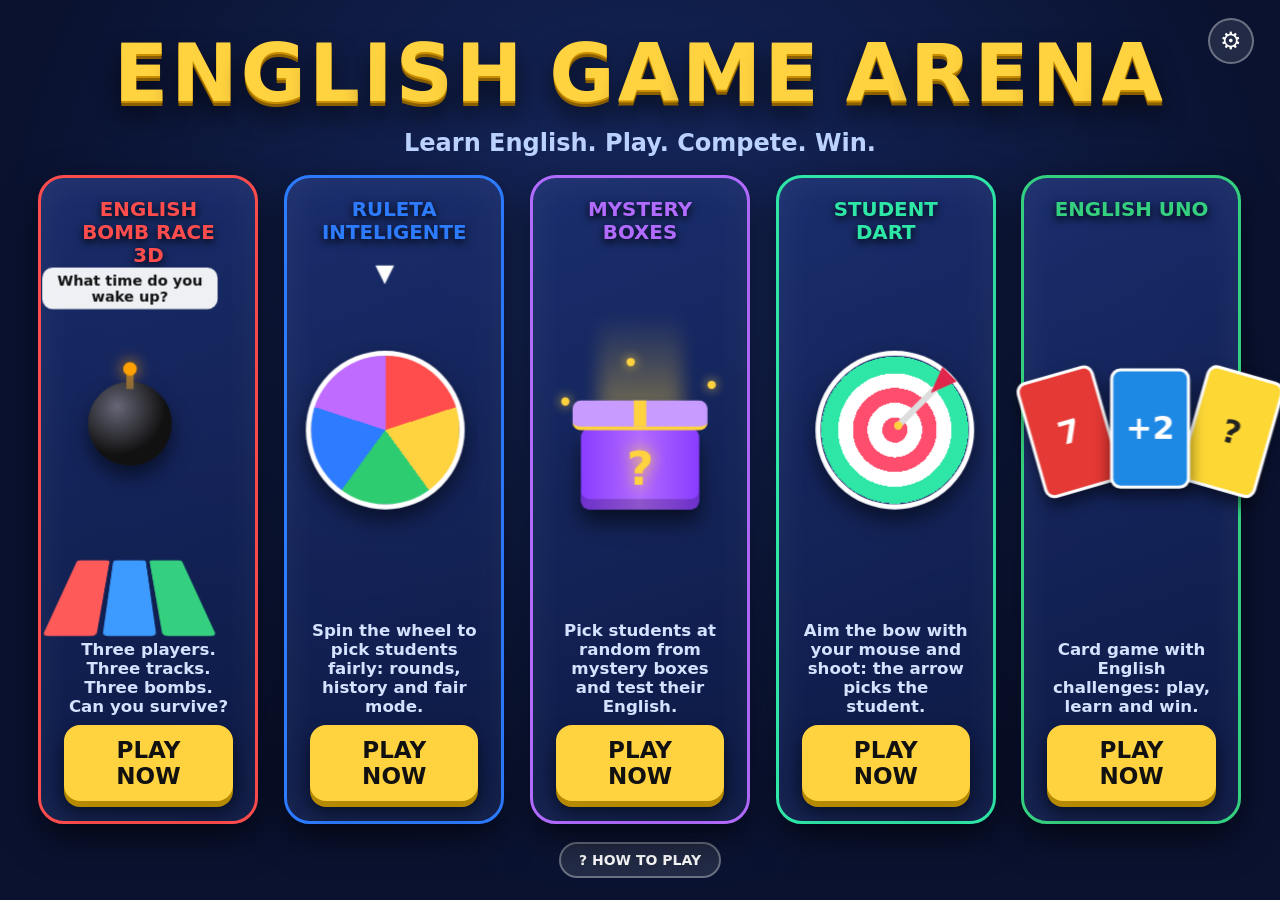
<file: index.html>
<!DOCTYPE html>
<html lang="en"><head><meta charset="utf-8"><title>English Game Arena</title>
<meta name="viewport" content="width=device-width, initial-scale=1">
<link rel="stylesheet" href="menu/menu.css"></head>
<body>
<div id="bg" aria-hidden="true"></div>
<main id="stage">
  <header><h1 id="title" aria-label="English Game Arena">ENGLISH GAME ARENA</h1><p class="tag">Learn English. Play. Compete. Win.</p></header>
  <section id="cards" aria-label="Games"></section>
  <footer><button class="chip" id="howBtn">? HOW TO PLAY</button></footer>
</main>
<button class="gear" id="gearBtn" aria-label="Settings">⚙</button>
<div class="modal" id="howModal" hidden><div class="box"><h2>HOW TO PLAY</h2><div id="howBody"></div><button class="play" data-close>GOT IT</button></div></div>
<div class="modal" id="setModal" hidden><div class="box"><h2>SETTINGS</h2>
  <label class="row"><span>Sound</span><button class="chip" id="sndBtn">ON</button></label>
  <label class="row"><span>Volume</span><input type="range" id="vol" min="0" max="1" step=".05"></label>
  <p class="note">Shared with English Bomb Race 3D.</p><button class="play" data-close>CLOSE</button></div></div>
<div id="veil"><div id="veilName"></div></div>
<script src="menu/games.js"></script>
<script src="menu/menu.js"></script>
</body></html>
</file>
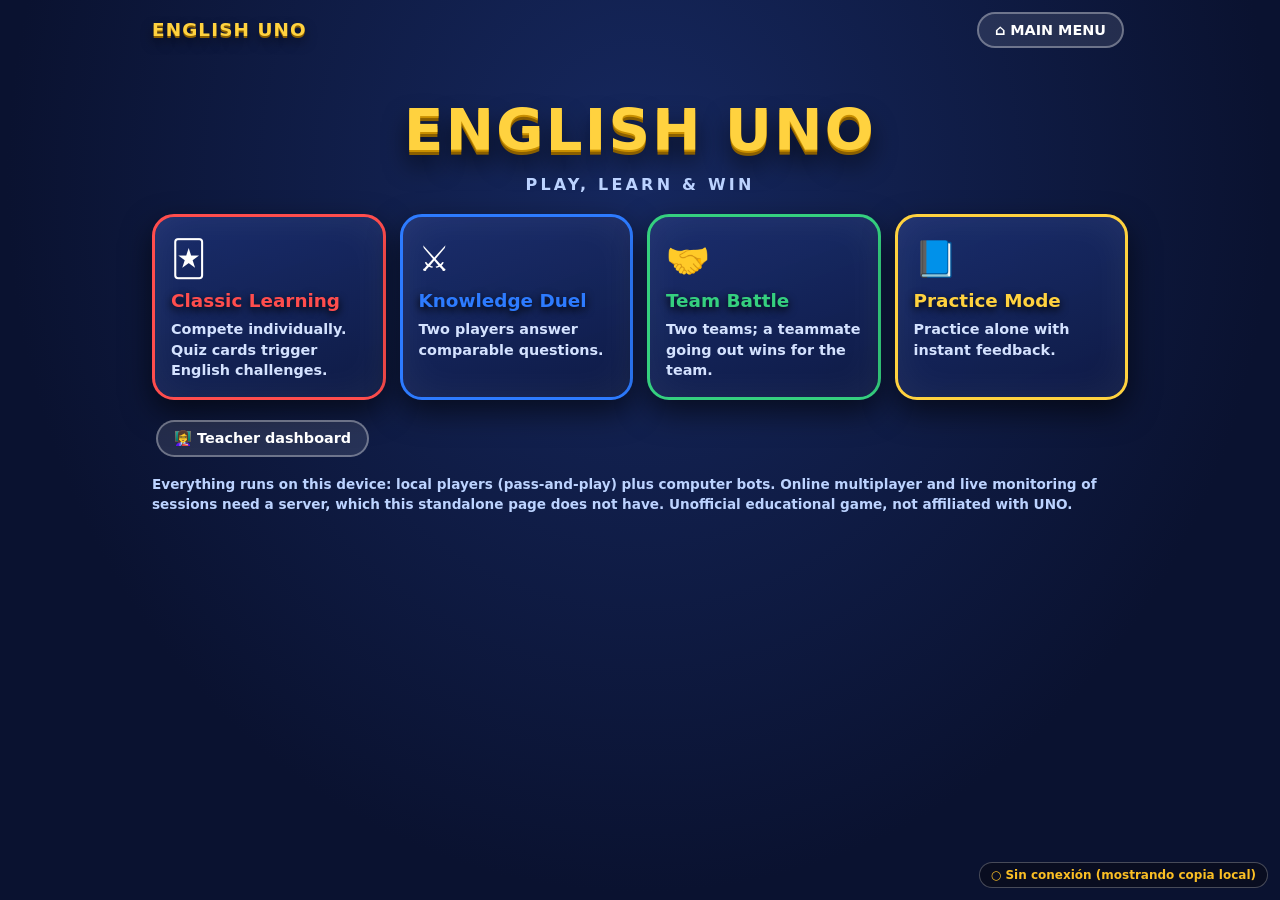
<file: games/english-uno/index.html>
<!DOCTYPE html><html lang="en"><head><meta charset="utf-8"><meta name="viewport" content="width=device-width, initial-scale=1, viewport-fit=cover"><title>English UNO — Play, Learn & Win</title>
<link rel="icon" href="data:image/svg+xml,%3Csvg xmlns='http://www.w3.org/2000/svg' viewBox='0 0 100 100'%3E%3Ctext y='.9em' font-size='90'%3E🃏%3C/text%3E%3C/svg%3E">
<style>
:root{--bg1:#16285f;--bg2:#0a1230;--fg:#fff;--pn:#16275f;--bd:#ffffff33;--ac:#2d7bff;--y:#ffd23f;--g:#35d07f;--r:#ff4d4d}
*{box-sizing:border-box}
html{scroll-padding-top:env(safe-area-inset-top,0px);background:var(--bg2)}
body{margin:0;min-height:100vh;padding-top:env(safe-area-inset-top,0px);padding-bottom:env(safe-area-inset-bottom,0px);color:var(--fg);background:radial-gradient(ellipse at 50% 20%,var(--bg1),var(--bg2) 70%) fixed;font:700 16px/1.45 system-ui,-apple-system,"Segoe UI",Roboto,Arial,sans-serif}
:focus-visible{outline:3px solid var(--y);outline-offset:2px}
.wrap{max-width:1000px;margin:0 auto;padding:12px}
header{display:flex;justify-content:space-between;align-items:center;flex-wrap:wrap;gap:6px;padding:8px 12px;max-width:1000px;margin:0 auto}
header b{font-size:1.15rem;letter-spacing:.06em;color:var(--y);text-shadow:0 2px 0 #8a5f00,0 6px 12px #0008}
h1{font-size:clamp(2rem,8vw,3.6rem);margin:.3em 0 0;text-align:center;letter-spacing:.04em;color:var(--y);text-shadow:0 2px 0 #c98f00,0 5px 0 #8a5f00,0 14px 24px #000a}
h2{color:var(--y);margin:.2em 0 .4em}h3{color:#bcd3ff;margin:.8em 0 .3em}
.sub{text-align:center;font-weight:800;letter-spacing:.2em;margin:0 0 18px;color:#bcd3ff}
.grid{display:grid;grid-template-columns:repeat(auto-fit,minmax(220px,1fr));gap:14px;margin-bottom:16px}
.mode{--mc:var(--y);background:linear-gradient(160deg,#1b2f70e6,#0e1a45f2);border:3px solid var(--mc);border-radius:22px;padding:16px;text-align:left;color:#fff;font:inherit;cursor:pointer;display:flex;flex-direction:column;gap:4px;box-shadow:0 12px 30px #0009,inset 0 0 40px #ffffff10;transition:transform .2s,box-shadow .2s}
.mode:hover,.mode:focus-visible{transform:translateY(-6px) scale(1.02);box-shadow:0 20px 40px #000b,0 0 32px var(--mc)}
.mode span{font-size:2.2rem}.mode b{color:var(--mc);font-size:1.15rem;text-shadow:0 3px 8px #000}.mode small{color:#d4e2ff;font-weight:600;font-size:.9rem}
.btn{background:var(--y);color:#111;border:0;border-radius:14px;padding:10px 18px;font:900 1rem system-ui,-apple-system,"Segoe UI",Arial,sans-serif;cursor:pointer;margin:4px;box-shadow:0 5px 0 #b58900,0 8px 14px #0008;transition:transform .15s,box-shadow .15s}
.btn:hover{transform:translateY(-2px);box-shadow:0 7px 0 #b58900,0 0 22px #ffd23f88}
.btn:active{transform:translateY(4px);box-shadow:0 1px 0 #b58900}
.btn.ghost{background:#ffffff1a;color:#fff;border:2px solid #ffffff55;box-shadow:none;border-radius:99px;padding:8px 16px;font-weight:800;font-size:.9rem}
.btn.ghost:hover{background:#ffffff33;transform:none;box-shadow:none}
.btn.red{background:var(--r);color:#fff;box-shadow:0 5px 0 #a01f1f,0 8px 14px #0008}
.btn.red:hover{box-shadow:0 7px 0 #a01f1f,0 0 22px #ff4d4d88}
.btn:disabled{opacity:.45;cursor:not-allowed}
.note{font-size:.85rem;font-weight:600;color:#bcd3ff}
.panel{background:linear-gradient(160deg,#1b2f70e6,#0e1a45f2);border:2px solid #ffffff33;border-radius:22px;padding:16px;margin:10px 0;box-shadow:0 14px 36px #0009,inset 0 0 40px #ffffff10}
label{display:block;font-weight:700;margin:8px 0 3px;color:#dbe7ff}
input,select,textarea{font:600 1rem system-ui,-apple-system,"Segoe UI",Arial,sans-serif;padding:9px 12px;border:2px solid #fff5;border-radius:12px;background:#0006;color:#fff;width:100%;max-width:520px}
select option{background:#16275f;color:#fff}
input::placeholder,textarea::placeholder{color:#9fb0e0}
input[type=checkbox]{width:auto;accent-color:var(--y)}.chk{display:inline-flex;gap:6px;align-items:center;margin:3px 10px 3px 0;font-weight:600}
.opps{display:flex;gap:8px;flex-wrap:wrap;justify-content:center}
.op{background:#ffffff14;border:2px solid #ffffff33;border-radius:14px;padding:6px 10px;min-width:92px;text-align:center;font-size:.85rem}
.op.on{border-color:var(--y);box-shadow:0 0 0 3px #ffd23f55,0 0 18px #ffd23f66}
.table{background:radial-gradient(circle,#1f7a4d,#145536);border:3px solid #ffffff33;border-radius:24px;padding:18px 10px;margin:12px 0;display:flex;gap:16px;justify-content:center;align-items:center;flex-wrap:wrap;color:#fff;box-shadow:0 14px 36px #0009,inset 0 0 40px #0004}
.status{text-align:center;font-weight:700;min-height:2.6em;color:#dbe7ff}
.card{width:64px;height:96px;border-radius:10px;border:3px solid #fff;color:#fff;font-weight:800;display:inline-flex;align-items:center;justify-content:center;font-size:1.5rem;margin:3px;cursor:pointer;box-shadow:0 3px 8px #0004;transition:transform .15s;animation:pop .3s}
.card i{font-style:normal;background:#fff3;border-radius:50%;width:42px;height:42px;display:flex;align-items:center;justify-content:center}
.red{background:#e53935}.blue{background:#1e88e5}.green{background:#43a047}.yellow{background:#fdd835;color:#222}.wild{background:conic-gradient(#e53935 0 25%,#1e88e5 0 50%,#43a047 0 75%,#fdd835 0)}
.hand .card:not(.pl){opacity:.55}.hand .card.pl:hover{transform:translateY(-12px)}.pile{background:#222}
.cc{width:28px;height:28px;border-radius:50%;border:3px solid #fff}
@keyframes pop{from{transform:scale(.6);opacity:0}}
.ov{position:fixed;inset:0;background:#050a1ccc;display:flex;align-items:center;justify-content:center;padding:12px;z-index:9;overflow:auto}
.dlg{background:var(--pn);border:3px solid var(--y);border-radius:22px;padding:20px;max-width:560px;width:100%;max-height:100%;overflow:auto;color:#dbe7ff;box-shadow:0 20px 50px #000b;animation:pop .3s both}
.opt{display:block;width:100%;text-align:left;margin:6px 0;padding:10px 14px;border:2px solid #ffffff44;border-radius:12px;background:#ffffff14;color:#fff;font:700 1rem system-ui,-apple-system,"Segoe UI",Arial,sans-serif;cursor:pointer}
.opt:hover{border-color:var(--y);background:#ffffff26}
.chip{display:inline-block;padding:6px 12px;margin:3px;border:2px solid var(--ac);border-radius:20px;background:#ffffff14;color:#fff;font:700 1rem system-ui,-apple-system,"Segoe UI",Arial,sans-serif;cursor:pointer}
.chip:hover{background:#2d7bff44}
.bar{height:8px;background:#ffffff22;border-radius:4px;overflow:hidden}.bar div{height:100%;background:var(--g);transition:width .25s linear}
.good{color:var(--g);font-weight:800}.bad{color:#ff7b7b;font-weight:800}
.tb{width:100%;border-collapse:collapse;font-size:.9rem}.tb td,.tb th{border-bottom:1px solid #ffffff22;padding:5px;text-align:left}.tb th{color:var(--y)}
.tbx{overflow-x:auto}#toast{position:fixed;left:50%;bottom:24px;transform:translateX(-50%);background:#050a1cf0;color:#fff;border:2px solid var(--y);padding:8px 16px;border-radius:20px;z-index:20;display:none;max-width:90%;box-shadow:0 8px 24px #000a}
@media(max-width:560px){.card{width:52px;height:78px;font-size:1.2rem}.card i{width:34px;height:34px}}
@media(prefers-reduced-motion:reduce){*{animation:none!important;transition:none!important}}

</style></head><body><div id="app"></div><div id="toast" role="status" aria-live="polite"></div>
<script src="../../shared/participants-db.js"></script>
<script>
'use strict';
const COLORS=['red','blue','green','yellow'],CATS=['Vocabulary','Grammar','Verb Tenses','Spelling','Sentence Building','Reading Comprehension','Everyday English','Phrasal Verbs'];
const LV=['','Beginner','Elementary','Intermediate','Advanced'],TY={mc:'Multiple choice',tf:'True / False',fill:'Fill in the blank',build:'Sentence building',short:'Short answer'};
const $=id=>document.getElementById(id),rnd=n=>Math.floor(Math.random()*n),shuf=a=>{a=[...a];for(let i=a.length-1;i>0;i--){const j=rnd(i+1);[a[i],a[j]]=[a[j],a[i]]}return a};
const esc=s=>String(s).replace(/[&<>"']/g,c=>({'&':'&amp;','<':'&lt;','>':'&gt;','"':'&quot;',"'":'&#39;'}[c]));
const norm=s=>String(s).toLowerCase().replace(/[’‘]/g,"'").replace(/[^a-z0-9' ]/g,' ').replace(/\s+/g,' ').trim();
const BANK=[
[0,1,'mc',"What is the opposite of 'hot'?",['cold','warm','big','fast'],'cold'],
[0,2,'mc',"Which word means 'very tired'?",['exhausted','excited','enormous','anxious'],'exhausted'],
[0,2,'tf',"'Enormous' means very big.",0,'True'],
[0,3,'mc',"'Reluctant' means...",['unwilling','eager','careful','wealthy'],'unwilling'],
[0,4,'mc',"Which phrase is closest in meaning to 'ubiquitous'?",['found everywhere','very rare','extremely old','hard to see'],'found everywhere'],
[1,1,'mc','She ___ a student.',['is','are','am','be'],'is'],
[1,1,'short',"What is the plural of 'child'?",0,'children'],
[1,2,'fill','There ___ two apples on the table. (is / are)',0,'are'],
[1,2,'tf',"'He don't like coffee' is grammatically correct.",0,'False'],
[1,3,'mc','If I ___ you, I would study more.',['were','am','will be','have been'],'were'],
[1,4,'mc','Hardly ___ the room when the phone rang.',['had she entered','she had entered','did she entered','she entered'],'had she entered'],
[2,1,'fill','Yesterday I ___ (go) to school.',0,'went'],
[2,2,'mc','They ___ TV right now.',['are watching','watch','watched','have watching'],'are watching'],
[2,2,'tf',"'I have seen him yesterday' is correct English.",0,'False'],
[2,3,'fill','She ___ (live) in Lima since 2015. Use the present perfect.',0,'has lived'],
[2,4,'mc','By next June, he ___ here for ten years.',['will have worked','will work','has worked','works'],'will have worked'],
[3,1,'mc','Choose the correct spelling.',['friend','freind','frend','friand'],'friend'],
[3,2,'mc','Choose the correct spelling.',['necessary','neccessary','necesary','necessery'],'necessary'],
[3,3,'short',"Spell the word: a place where books are kept (starts with L).",0,'library'],
[3,4,'mc','Choose the correct spelling.',['accommodation','acommodation','accomodation','acommodatoin'],'accommodation'],
[4,1,'build','Put the words in the correct order.',0,'I like pizza.'],
[4,2,'build','Put the words in the correct order.',0,'She is reading a book.'],
[4,3,'build','Put the words in the correct order.',0,'We have lived here for five years.'],
[4,4,'build','Put the words in the correct order.',0,'Had I known earlier, I would have helped you.'],
[5,1,'tf',"Read: 'Tom has a dog named Max. Max is brown.' — Max is brown.",0,'True'],
[5,2,'mc',"Read: 'Ana wakes up at 6, runs for 30 minutes, and then has breakfast.' What does Ana do after running?",['Has breakfast','Wakes up','Goes to school','Sleeps'],'Has breakfast'],
[5,3,'tf',"Read: 'Although it rained, the match went ahead.' — The match was cancelled.",0,'False'],
[5,4,'mc',"Read: 'The proposal, albeit ambitious, lacked funding.' What is the main problem?",['Not enough money','It was too small','Nobody read it','It was illegal'],'Not enough money'],
[6,1,'mc','How do you greet someone at 9 a.m.?',['Good morning','Good night','Goodbye','See you'],'Good morning'],
[6,2,'mc','At a restaurant: "___ I have the menu, please?"',['Can','Do','Are','Is'],'Can'],
[6,2,'short','Complete: Nice to ___ you. (first meeting)',0,'meet'],
[6,3,'mc',"Before your exam someone says 'Break a leg!' It means...",['Good luck','Be careful','Run away',"I'm angry"],'Good luck'],
[6,4,'mc',"'It's not my cup of tea' means...",["I don't really like it",'It is too hot','I want some tea','It is expensive'],"I don't really like it"],
[7,1,'fill','Turn ___ the lights when you leave. (on / off)',0,'off'],
[7,2,'mc',"'Give up' means...",['stop trying','start','win','give a gift'],'stop trying'],
[7,3,'mc',"I can't find my keys. I need to ___ them.",['look for','look after','look up','look into'],'look for'],
[7,3,'short','Complete: Can you pick me ___ at the station?',0,'up'],
[7,4,'mc','The meeting was ___ because of the storm.',['called off','called on','called at','called in'],'called off']];
const DEF={cats:[...CATS],lv:[1,2,3,4],timer:20,pts:10,rew:1,pen:2,hand:7,quiz:true};
let DB;try{DB=JSON.parse(localStorage.getItem('eu_v1'))}catch(e){DB=null}
if(!DB||!Array.isArray(DB.B)||!DB.cfg)DB={B:BANK.map((r,i)=>({id:i+1,c:CATS[r[0]],l:r[1],t:r[2],q:r[3],o:r[4]||null,a:r[5]})),R:[],cfg:{...DEF}};
DB.R=DB.R||[];const save=()=>{try{localStorage.setItem('eu_v1',JSON.stringify(DB))}catch(e){}};
let S={scr:'menu',tab:'set'},G=null,Q=null,P=null,D=null;const used=new Set();
function toast(m){const t=$('toast');t.textContent=m;t.style.display='block';clearTimeout(toast.h);toast.h=setTimeout(()=>t.style.display='none',2600)}
const err=m=>{toast(m);return false};
/* ---------- questions ---------- */
function pick(cat,lv,ex){const c=DB.cfg;let pool=DB.B.filter(q=>c.cats.includes(q.c)&&c.lv.includes(q.l)&&(!cat||q.c===cat)&&(!lv||q.l===lv)&&q.id!==ex);
 if(!pool.length)return null;let f=pool.filter(q=>!used.has(q.id));if(!f.length){pool.forEach(q=>used.delete(q.id));f=pool}
 const q=f[rnd(f.length)];used.add(q.id);return q}
function check(q,g){if(q.t==='mc'||q.t==='tf')return g===q.a;if(q.t==='build')return norm(g)===norm(q.a);return q.a.split('|').map(norm).includes(norm(g))}
function ask(name,q,cb,pr){if(Q)clearInterval(Q.t);const t=DB.cfg.timer,w=q.t==='build'?q.a.split(/\s+/):null;let ord=w?w.map((_,i)=>i):null;
 if(ord){for(let k=0;k<5;k++){ord=shuf(ord);if(ord.some((v,i)=>v!==i))break}}
 Q={q,name,cb,pr,done:false,sel:[],w,ord,opts:q.t==='mc'?shuf(q.o):q.t==='tf'?['True','False']:null,dl:t?Date.now()+t*1000:0};
 if(t)Q.t=setInterval(()=>{if(!Q||Q.done)return;const l=Math.max(0,Q.dl-Date.now()),e=$('tm');if(e)e.firstChild.style.width=(l/(t*10))+'%';if(e)e.nextSibling.textContent=Math.ceil(l/1000)+'s';if(l<=0)submit(null)},250);
 render()}
function submit(g){if(!Q||Q.done)return;Q.done=true;clearInterval(Q.t);const q=Q.q;Q.to=g===null;Q.ok=!Q.to&&check(q,g);
 DB.R.push({d:Date.now(),p:Q.name,c:q.c,l:q.l,ok:Q.ok});if(DB.R.length>3000)DB.R.shift();save();render()}
/* ---------- engine ---------- */
const topC=()=>G.disc[G.disc.length-1],next=(i,s=0)=>{const n=G.players.length;return(((i+G.dir*(1+s))%n)+n)%n};
const SYM={S:'⊘',R:'⇄','+2':'+2',W:'★','+4':'+4',Q:'?'},NM={S:'Skip',R:'Reverse','+2':'Draw Two',W:'Wild','+4':'Wild Draw Four',Q:'Quiz'};
const lab=c=>(c.c==='wild'?'':c.c+' ')+(NM[c.v]||c.v),face=c=>SYM[c.v]||c.v;
function mkDeck(quiz){let id=0;const d=[],add=(c,v)=>d.push({id:id++,c,v});
 COLORS.forEach(c=>{add(c,'0');for(let n=1;n<=9;n++){add(c,''+n);add(c,''+n)}['S','R','+2'].forEach(v=>{add(c,v);add(c,v)});if(quiz){add(c,'Q');add(c,'Q')}});
 for(let i=0;i<4;i++){add('wild','W');add('wild','+4')}return shuf(d)}
function newGame(players,team){let draw=mkDeck(DB.cfg.quiz);players.forEach((p,i)=>{p.hand=draw.splice(0,DB.cfg.hand);p.uno=false;p.pts=0;p.team=team?(i%2?'B':'A'):null});
 let t;do{t=draw.shift();if(!/^\d$/.test(t.v)){draw.push(t);draw=shuf(draw);t=null}}while(!t);
 G={players,draw,disc:[t],cur:0,dir:1,color:t.c,phase:'turn',drawn:null,msg:'Game started. Match the color, number or symbol.',ready:false,over:null,team,stall:0};
 S.scr='game';render();botTick()}
function drawCards(p,n){let got=0;for(let k=0;k<n;k++){if(!G.draw.length&&G.disc.length>1){const t=G.disc.pop();G.draw=shuf(G.disc);G.disc=[t]}if(!G.draw.length)break;p.hand.push(G.draw.pop());got++}return got}
function ok(c,p){if(c.v==='W')return true;if(c.v==='+4')return!p.hand.some(h=>h!==c&&h.c===G.color);return c.c===G.color||c.v===topC().v}
function go(i){G.cur=i;G.phase='turn';G.drawn=null;G.ready=false;render();botTick()}
function play(i,cid,col){
 if(!G||G.phase!=='turn'||i!==G.cur)return err('It is not your turn.');
 const p=G.players[i],k=p.hand.findIndex(c=>c.id===cid);if(k<0)return err('That card is not in your hand.');const c=p.hand[k];
 if(G.drawn!==null&&G.drawn!==cid)return err('Play the card you drew, or pass.');
 if(!ok(c,p))return err(c.v==='+4'?'Wild Draw Four is only legal if you have no card of the current color.':'That card does not match.');
 if(c.c==='wild'&&!COLORS.includes(col))return err('Choose a color.');
 p.hand.splice(k,1);G.disc.push(c);G.color=c.c==='wild'?col:c.c;G.drawn=null;G.stall=0;
 if(!p.hand.length){p.uno=false;return win(i)}
 let m=p.name+' played '+lab(c)+(c.c==='wild'?' → '+col:'');
 if(p.hand.length===1&&!p.uno){drawCards(p,2);m+=' — forgot to say UNO! +2 cards'}else if(p.hand.length===1)m+=' — UNO!';
 p.uno=false;const np=G.players.length;let t=next(i);
 if(c.v==='R'){G.dir*=-1;t=np===2?i:next(i)}
 else if(c.v==='S'){m+=' — '+G.players[t].name+' is skipped';t=next(i,1)}
 else if(c.v==='+2'||c.v==='+4'){const n=c.v==='+2'?2:4;drawCards(G.players[t],n);m+=' — '+G.players[t].name+' draws '+n;t=next(i,1)}
 G.msg=m;if(c.v==='Q'){G.phase='quiz';quiz(i,t)}else go(t);return true}
function quiz(i,t){const p=G.players[i],q=pick(),c=DB.cfg;if(!q){G.msg+=' — no questions available, challenge skipped';return go(t)}
 const fin=r=>{if(r){p.pts+=c.pts;drawCards(G.players[t],c.rew);G.msg=p.name+' answered correctly! '+G.players[t].name+' draws '+c.rew}else{drawCards(p,c.pen);G.msg=p.name+' missed the challenge and draws '+c.pen}go(t)};
 if(p.bot)fin(Math.random()<[0,.9,.75,.6,.45][q.l]);else ask(p.name,q,fin)}
function drawAction(i){if(!G||G.phase!=='turn'||i!==G.cur)return err('It is not your turn.');if(G.drawn!==null)return err('You already drew. Play that card or pass.');
 const p=G.players[i];p.uno=false;if(!drawCards(p,1)){G.msg='The draw pile is empty. Turn passes.';G.stall++;
  if(G.stall>=G.players.length){let b=0;G.players.forEach((x,j)=>{if(x.hand.length<G.players[b].hand.length)b=j});return win(b,true)}return go(next(i))}
 G.stall=0;const c=p.hand[p.hand.length-1];if(ok(c,p)){G.drawn=c.id;G.msg=p.name+' drew a playable card';render()}else{G.msg=p.name+' drew a card';go(next(i))}return true}
function pass(i){if(!G||G.phase!=='turn'||i!==G.cur||G.drawn===null)return err('You can only pass after drawing.');G.msg=G.players[i].name+' passed';go(next(i))}
const val=c=>/^\d$/.test(c.v)?+c.v:c.c==='wild'?50:20;
function win(i,stale){const w=G.players[i];let sum=0;G.players.forEach(p=>{if(!G.team||p.team!==w.team)sum+=p.hand.reduce((a,c)=>a+val(c),0)});w.pts+=sum;G.phase='over';G.over={w:i,stale};render()}
function botTick(){const g=G,i=G.cur;if(g.phase!=='turn'||!g.players[i].bot)return;setTimeout(()=>{if(G===g&&g.phase==='turn'&&g.cur===i&&S.scr==='game')botMove(i)},900)}
function botMove(i){const p=G.players[i];let pl=p.hand.filter(c=>ok(c,p));
 if(!pl.length){drawAction(i);if(!G||G.cur!==i||G.phase!=='turn'||G.drawn===null)return;pl=p.hand.filter(c=>c.id===G.drawn&&ok(c,p));if(!pl.length)return pass(i)}
 const nw=pl.filter(c=>c.c!=='wild'),src=nw.length?nw:pl,c=src[rnd(src.length)],cnt={};
 p.hand.forEach(h=>{if(h.c!=='wild')cnt[h.c]=(cnt[h.c]||0)+1});const col=Object.keys(cnt).sort((a,b)=>cnt[b]-cnt[a])[0]||COLORS[rnd(4)];
 if(p.hand.length===2)p.uno=true;play(i,c.id,col)}
/* ---------- views ---------- */
const cardH=(c,a='')=>`<button class="card ${c.c}" ${a} aria-label="${lab(c)}"><i>${face(c)}</i></button>`;
const ARENA='../../index.html?back=english-uno',armed=()=>!!S.arm&&Date.now()-S.arm<2500;
function hdr(){return`<header><b>ENGLISH UNO</b><span>${S.scr==='menu'?'':'<button class="btn ghost" data-act="menu">☰ Menu</button>'}<button class="btn ghost" data-act="arena">${armed()?'SURE? CLICK AGAIN':'⌂ MAIN MENU'}</button></span></header>`}
function menu(){return`<main class="wrap"><h1>ENGLISH UNO</h1><p class="sub">PLAY, LEARN &amp; WIN</p><div class="grid">${[['classic','🃏','Classic Learning','Compete individually. Quiz cards trigger English challenges.','#ff4d4d'],['duel','⚔️','Knowledge Duel','Two players answer comparable questions.','#2d7bff'],['team','🤝','Team Battle','Two teams; a teammate going out wins for the team.','#35d07f'],['practice','📘','Practice Mode','Practice alone with instant feedback.','#ffd23f']].map(m=>`<button class="mode" style="--mc:${m[4]}" data-act="mode" data-m="${m[0]}"><span>${m[1]}</span><b>${m[2]}</b><small>${m[3]}</small></button>`).join('')}</div>
<button class="btn ghost" data-act="teacher">👩‍🏫 Teacher dashboard</button>
<p class="note">Everything runs on this device: local players (pass-and-play) plus computer bots. Online multiplayer and live monitoring of sessions need a server, which this standalone page does not have. Unofficial educational game, not affiliated with UNO.</p></main>`}
function setup(){const m=S.m,tt={classic:'Classic Learning',duel:'Knowledge Duel',team:'Team Battle',practice:'Practice Mode'}[m];let f='';
 const arenaStudents=window.ArenaDB?ArenaDB.list():[];
 const chips=arenaStudents.length?`<div style="margin:8px 0;max-width:520px"><small style="color:var(--y);display:block;margin-bottom:4px">👥 Students from Arena (click to add):</small><div style="display:flex;gap:4px;flex-wrap:wrap">${arenaStudents.slice(0,12).map(s=>`<button type="button" class="btn ghost" style="padding:2px 8px;font-size:12px;margin:2px" data-act="pickName" data-name="${esc(s.name)}">+ ${esc(s.name)}</button>`).join('')}</div></div>`:'';
 if(m==='duel')f=`<label for="n1">Player 1</label><input id="n1" maxlength="14" value="Player 1"><label for="n2">Player 2</label><input id="n2" maxlength="14" value="Player 2">${chips}`;
 else if(m==='practice')f=`<label for="n1">Your name</label><input id="n1" maxlength="14" value="Student">${chips}`;
 else f=`<label for="names">Human players (comma-separated, up to 10)</label><input id="names" value="${arenaStudents.length?esc(arenaStudents.slice(0,3).map(s=>s.name).join(', ')):'Player 1'}"><label for="bots">Computer bots (0–9)</label><input id="bots" type="number" min="0" max="9" value="${m==='team'?3:2}">${chips}<p class="note">${m==='team'?'Team Battle needs at least 4 players in total (teams A/B alternate).':'Total players: 2–10. With several humans, pass the device when asked.'}</p>`;
 return`<main class="wrap"><div class="panel"><h2>${tt}</h2>${f}<p class="note">Questions use the teacher's settings: ${DB.cfg.cats.length} categories, levels ${DB.cfg.lv.map(l=>LV[l]).join(', ')}, timer ${DB.cfg.timer?DB.cfg.timer+'s':'off'}.</p><button class="btn" data-act="start">Start</button></div></main>`}
function game(){const g=G,cp=g.players[g.cur],hum=g.players.filter(p=>!p.bot),v=hum.length===1?hum[0]:(!cp.bot&&g.ready?cp:null),vi=g.players.indexOf(v);
 const can=g.phase==='turn'&&!cp.bot&&v===cp,t=topC();
 const opps=g.players.map((p,i)=>i===vi?'':`<div class="op ${i===g.cur?'on':''}"><b>${esc(p.name)}</b>${p.team?' · Team '+p.team:''}<br>🂠 ${p.hand.length} · ${p.pts} pts</div>`).join('');
 const hand=v?v.hand.map(c=>cardH(c,`data-act="play" data-id="${c.id}"${can&&ok(c,v)?'':' aria-disabled="true"'}`).replace('class="card','class="card '+(can&&ok(c,v)?'pl':'')) ).join(''):'';
 const cur=g.phase==='over'?'':!cp.bot&&!v&&g.phase==='turn'?`<div class="panel" style="text-align:center">Pass the device to <b>${esc(cp.name)}</b><br><button class="btn" data-act="ready">I'm ${esc(cp.name)} — show my cards</button></div>`:'';
 return`<main class="wrap game"><div class="opps" aria-label="Players">${opps}</div>
<div class="table"><button class="card pile" data-act="draw" aria-label="Draw a card (${g.draw.length} left)"${can?'':' disabled'}>${g.draw.length}</button><div class="card ${t.c}" aria-label="Top card: ${lab(t)}"><i>${face(t)}</i></div><div><div class="cc ${g.color}" role="img" aria-label="Current color ${g.color}"></div><small>${g.color}</small></div></div>
<div class="status" aria-live="polite">${g.phase==='over'?'':'Turn: <b>'+esc(cp.name)+'</b> '+(g.dir>0?'↻':'↺')+' · '}${esc(g.msg)}</div>${cur}
${v?`<div style="text-align:center"><b>${esc(v.name)}'s hand</b> (${v.hand.length})${can&&v.hand.length<=2?' <button class="btn" data-act="uno">UNO!</button>':''}${can&&g.drawn!==null?' <button class="btn ghost" data-act="pass">Pass</button>':''}</div><div class="hand" style="text-align:center">${hand}</div>`:''}</main>`}
function prac(){return`<main class="wrap"><div class="panel"><h2>Practice Mode</h2><p>Answered: <b>${P.n}</b> · Correct: <b>${P.ok}</b></p><button class="btn" data-act="pnext">Next question</button></div></main>`}
function pres(){return`<main class="wrap"><div class="panel"><h2>Practice summary</h2><p>${P.ok} correct out of ${P.n} (${P.n?Math.round(P.ok/P.n*100):0}%).</p><button class="btn" data-act="mode" data-m="practice">Practice again</button></div></main>`}
function duel(){return`<main class="wrap"><div class="panel"><h2>Knowledge Duel</h2><p>Round ${Math.min(D.r+1,D.total)} of ${D.total}</p><p>${esc(D.n[0])}: <b>${D.s[0]}</b> · ${esc(D.n[1])}: <b>${D.s[1]}</b></p></div></main>`}
function dres(){const w=D.s[0]===D.s[1]?'It is a tie!':esc(D.n[D.s[0]>D.s[1]?0:1])+' wins!';return`<main class="wrap"><div class="panel"><h2>${w}</h2><p>${esc(D.n[0])}: ${D.s[0]} · ${esc(D.n[1])}: ${D.s[1]}</p><button class="btn" data-act="mode" data-m="duel">Rematch</button></div></main>`}
function overlays(){let h='';
 if(S.gate)h+=`<div class="ov" role="dialog" aria-modal="true"><div class="dlg" style="text-align:center"><h2>${esc(S.gate.t)}</h2><button class="btn" data-act="go">Start</button></div></div>`;
 else if(Q)h+=qModal();
 else if(S.pick!=null)h+=`<div class="ov" role="dialog" aria-modal="true"><div class="dlg" style="text-align:center"><h2>Choose a color</h2>${COLORS.map(c=>`<button class="card ${c}" data-act="col" data-c="${c}" aria-label="${c}"><i></i></button>`).join('')}<br><button class="btn ghost" data-act="nocol">Cancel</button></div></div>`;
 else if(G&&G.over){const o=G.over,w=G.players[o.w],ps=[...G.players].sort((a,b)=>b.pts-a.pts);let tm='';
  if(G.team){const s={A:0,B:0};G.players.forEach(p=>s[p.team]+=p.pts);tm=`<p>Team A: <b>${s.A}</b> · Team B: <b>${s.B}</b></p>`}
  h+=`<div class="ov" role="dialog" aria-modal="true"><div class="dlg"><h2>🏆 ${esc(w.name)}${G.team?' (Team '+w.team+')':''} wins!</h2>${o.stale?'<p class="note">No cards left to draw — the player with the fewest cards wins.</p>':''}${tm}<table class="tb"><tr><th>Player</th><th>Points</th></tr>${ps.map(p=>`<tr><td>${esc(p.name)}</td><td>${p.pts}</td></tr>`).join('')}</table><button class="btn" data-act="again">Play again</button><button class="btn ghost" data-act="menu">Menu</button></div></div>`}
 return h}
function qModal(){const q=Q.q;let b='';
 if(!Q.done){if(q.t==='mc'||q.t==='tf')b=Q.opts.map((o,i)=>`<button class="opt" data-act="ans" data-i="${i}">${esc(o)}</button>`).join('');
  else if(q.t==='build')b=`<div style="min-height:44px;border:2px dashed var(--bd);border-radius:10px;padding:4px">${Q.sel.map(j=>`<button class="chip" data-act="rem" data-j="${j}">${esc(Q.w[j])}</button>`).join('')}</div><div>${Q.ord.filter(j=>!Q.sel.includes(j)).map(j=>`<button class="chip" data-act="add" data-j="${j}">${esc(Q.w[j])}</button>`).join('')}</div><button class="btn" data-act="bsub">Check</button>`;
  else b=`<input id="ai" autocomplete="off" aria-label="Your answer"><button class="btn" data-act="sub">Check</button>`}
 else b=`<p class="${Q.ok?'good':'bad'}">${Q.ok?'✅ Correct!':Q.to?'⏰ Time is up.':'❌ Not quite.'}</p>${Q.ok?'':`<p>Correct answer: <b>${esc(q.a.replace(/\|/g,' / '))}</b></p>`}<button class="btn" data-act="cont">Continue</button>${Q.pr?'<button class="btn ghost" data-act="stop">Finish practice</button>':''}`;
 return`<div class="ov" role="dialog" aria-modal="true" aria-label="English challenge"><div class="dlg"><small>${esc(Q.name)} · ${esc(q.c)} · ${LV[q.l]} · ${TY[q.t]}</small>${DB.cfg.timer&&!Q.done?`<div class="bar" id="tm"><div style="width:100%"></div></div><small>${DB.cfg.timer}s</small>`:''}<h2 style="font-size:1.2rem">${esc(q.q)}</h2>${b}</div></div>`}
/* ---------- teacher ---------- */
const chk=(id,on,t)=>`<label class="chk"><input type="checkbox" id="${id}" ${on?'checked':''}>${esc(t)}</label>`,num=(id,t,v,mn,mx)=>`<label for="${id}">${t}</label><input id="${id}" type="number" min="${mn}" max="${mx}" value="${v}">`;
function teacher(){const c=DB.cfg,tabs=[['set','Settings'],['qs','Questions'],['res','Results']];let b='';
 if(S.tab==='set')b=`<div class="panel"><h3>Categories</h3>${CATS.map((x,i)=>chk('c'+i,c.cats.includes(x),x)).join('')}<h3>Difficulty</h3>${[1,2,3,4].map(l=>chk('l'+l,c.lv.includes(l),LV[l])).join('')}<h3>Rules</h3>${chk('quiz',c.quiz,'Enable educational (Quiz) cards')}${num('timer','Timer per question in seconds (0 = off)',c.timer,0,300)}${num('pts','Points per correct answer',c.pts,0,100)}${num('rew','Correct answer: next player draws (cards)',c.rew,0,4)}${num('pen','Wrong answer: you draw (cards)',c.pen,0,6)}${num('hand','Starting hand size (5–10)',c.hand,5,10)}<br><button class="btn" data-act="saveset">Save settings</button></div>`;
 else if(S.tab==='qs'){const e=S.edit,eq=e&&e!=='new'?DB.B.find(x=>x.id===e):null,f=eq||{c:CATS[0],l:1,t:'mc',q:'',o:[],a:''};
  const form=e?`<div class="panel"><h3>${eq?'Edit':'New'} question</h3><label for="qc">Category</label><select id="qc">${CATS.map(x=>`<option ${x===f.c?'selected':''}>${x}</option>`).join('')}</select><label for="ql">Level</label><select id="ql">${[1,2,3,4].map(l=>`<option value="${l}" ${l===f.l?'selected':''}>${LV[l]}</option>`).join('')}</select><label for="qt">Type</label><select id="qt">${Object.keys(TY).map(t=>`<option value="${t}" ${t===f.t?'selected':''}>${TY[t]}</option>`).join('')}</select><label for="qq">Question text</label><textarea id="qq">${esc(f.q)}</textarea><label for="qo">Options (multiple choice only, comma-separated, must include the answer)</label><input id="qo" value="${esc((f.o||[]).join(', '))}"><label for="qa">Answer (True/False, text, or full sentence for building; use | for alternatives)</label><input id="qa" value="${esc(f.a)}"><br><button class="btn" data-act="qsave">Save</button><button class="btn ghost" data-act="qcancel">Cancel</button></div>`:'';
  const rows=[...DB.B].sort((a,b)=>CATS.indexOf(a.c)-CATS.indexOf(b.c)||a.l-b.l).map(x=>`<tr><td>${esc(x.c)}</td><td>${LV[x.l]}</td><td>${TY[x.t]}</td><td>${esc(x.q.slice(0,60))}</td><td><button class="btn ghost" data-act="qedit" data-id="${x.id}">Edit</button><button class="btn red" data-act="qdel" data-id="${x.id}">${S.cf==='d'+x.id?'Sure?':'Delete'}</button></td></tr>`).join('');
  b=`${form}<button class="btn" data-act="qnew">+ Add question</button><button class="btn red" data-act="qreset">${S.cf==='qr'?'Sure? Restore default bank':'Restore default bank'}</button><p class="note">${DB.B.length} questions. Correct answers are stored in this browser; they are only revealed to students after they submit, but this standalone page cannot hide them from someone inspecting the page.</p><div class="tbx"><table class="tb"><tr><th>Category</th><th>Level</th><th>Type</th><th>Question</th><th></th></tr>${rows}</table></div>`}
 else{const by=(k)=>{const m={};DB.R.forEach(r=>{const x=m[r[k]]||(m[r[k]]={n:0,ok:0});x.n++;if(r.ok)x.ok++});return Object.entries(m)};
  const tb=(a,h)=>`<div class="tbx"><table class="tb"><tr><th>${h}</th><th>Answered</th><th>Correct</th><th>Accuracy</th><th>Score</th></tr>${a.map(([k,x])=>`<tr><td>${esc(k)}</td><td>${x.n}</td><td>${x.ok}</td><td>${Math.round(x.ok/x.n*100)}%</td><td>${x.ok*c.pts}</td></tr>`).join('')||'<tr><td colspan=5>No results yet.</td></tr>'}</table></div>`;
  b=`<div class="panel"><h3>By student</h3>${tb(by('p'),'Student')}<h3>By category</h3>${tb(by('c'),'Category')}<button class="btn red" data-act="rclear">${S.cf==='rc'?'Sure? Clear results':'Clear results'}</button><p class="note">Results are stored only in this browser. Score = correct answers × points per answer. Bot answers are not recorded.</p></div>`}
 return`<main class="wrap"><h2>Teacher dashboard</h2><div>${tabs.map(t=>`<button class="btn ${S.tab===t[0]?'':'ghost'}" data-act="tab" data-t="${t[0]}">${t[1]}</button>`).join('')}</div>${b}<p class="note">No login: anyone using this device can open this dashboard (real authorization needs a backend).</p></main>`}
/* ---------- render & actions ---------- */
function render(){$('app').innerHTML=hdr()+({menu,setup,game,teacher,practice:prac,pres,duel,dres}[S.scr]||menu)()+overlays();const e=$('ai');if(e&&Q&&!Q.done)e.focus()}
const v_=id=>($(id)?$(id).value:'');
const A={
arena:(d,b)=>{const busy=(G&&G.phase!=='over')||!!Q||S.scr==='duel'||S.scr==='practice';
 if(busy&&!armed()){S.arm=Date.now();if(b)b.textContent='SURE? CLICK AGAIN';setTimeout(()=>{if(!armed()){const e=document.querySelector('[data-act="arena"]');if(e)e.textContent='⌂ MAIN MENU'}},2600);return}
 if(Q)clearInterval(Q.t);location.href=ARENA},
mode:d=>{S.m=d.m;S.scr='setup';render()},
teacher:()=>{S.scr='teacher';render()},tab:d=>{S.tab=d.t;S.edit=null;S.cf=null;render()},
menu:()=>{if(Q)clearInterval(Q.t);Q=null;G=null;S.gate=null;S.pick=null;S.scr='menu';render()},
start:()=>{const m=S.m,bn=['Robo','Pixel','Nova','Byte','Zed','Echo','Milo','Luna','Sky'];
 if(m==='practice'||m==='duel'){const ns=m==='duel'?[v_('n1').trim(),v_('n2').trim()]:[v_('n1').trim()];
  if(ns.some(n=>!n))return err('Please enter all names.');if(m==='duel'&&norm(ns[0])===norm(ns[1]))return err('Names must be different.');
  if(!DB.B.some(q=>DB.cfg.cats.includes(q.c)&&DB.cfg.lv.includes(q.l)))return err('No questions match the current settings. Ask your teacher to adjust them.');
  if(m==='practice'){P={name:ns[0],n:0,ok:0};S.scr='practice';render();return A.pnext()}
  D={n:ns,s:[0,0],r:0,total:5};S.scr='duel';render();return dstep()}
 const hs=v_('names').split(',').map(s=>s.trim()).filter(Boolean),nb=Math.floor(+v_('bots'));
 if(!hs.length)return err('Enter at least one player name.');if(hs.some(n=>n.length>14))return err('Names can have at most 14 characters.');
 if(new Set(hs.map(norm)).size!==hs.length)return err('Player names must be different.');if(!(nb>=0&&nb<=9))return err('Bots must be between 0 and 9.');
 const tot=hs.length+nb;if(tot<2||tot>10)return err('You need 2–10 players in total.');if(m==='team'&&tot<4)return err('Team Battle needs at least 4 players.');
 newGame([...hs.map(n=>({name:n,bot:false})),...Array.from({length:nb},(_,i)=>({name:bn[i]+' (bot)',bot:true}))],m==='team')},
play:d=>{if(!G||G.phase!=='turn')return;const cp=G.players[G.cur],hum=G.players.filter(p=>!p.bot);if(cp.bot||(hum.length>1&&!G.ready))return;
 const c=cp.hand.find(x=>x.id==d.id);if(!c)return;if(!ok(c,cp))return err('That card does not match.');if(G.drawn!==null&&G.drawn!==c.id)return err('Play the card you drew, or pass.');
 if(c.c==='wild'){S.pick=c.id;render()}else play(G.cur,c.id)},
col:d=>{const id=S.pick;S.pick=null;if(id==null||!G)return render();play(G.cur,id,d.c)||render()},nocol:()=>{S.pick=null;render()},
draw:()=>{if(G&&!G.players[G.cur].bot)drawAction(G.cur)},pass:()=>{if(G&&!G.players[G.cur].bot)pass(G.cur)},
uno:()=>{if(G&&G.phase==='turn'&&!G.players[G.cur].bot){G.players[G.cur].uno=true;toast('UNO!')}},
ready:()=>{G.ready=true;render()},again:()=>{const ps=G.players.map(p=>({name:p.name,bot:p.bot}));newGame(ps,G.team)},
ans:d=>{if(Q&&Q.opts)submit(Q.opts[+d.i])},sub:()=>{const v=v_('ai').trim();if(!v)return err('Type an answer first.');submit(v)},
add:d=>{if(Q&&!Q.done&&!Q.sel.includes(+d.j)){Q.sel.push(+d.j);render()}},rem:d=>{if(Q&&!Q.done){Q.sel=Q.sel.filter(j=>j!==+d.j);render()}},
bsub:()=>{if(!Q.sel.length)return err('Add some words first.');submit(Q.sel.map(j=>Q.w[j]).join(' '))},
cont:()=>{if(!Q||!Q.done)return;const c=Q.cb,r=Q.ok;Q=null;c(r)},
stop:()=>{if(Q)clearInterval(Q.t);Q=null;S.scr='pres';render()},go:()=>{const g=S.gate;S.gate=null;g.cb()},
pnext:()=>{const q=pick();if(!q){S.scr='pres';render();return err('No questions match the current settings.')}ask(P.name,q,r=>{P.n++;if(r)P.ok++;render();A.pnext()},1)},
saveset:()=>{const cats=CATS.filter((_,i)=>$('c'+i).checked),lv=[1,2,3,4].filter(l=>$('l'+l).checked),n=(id,a,b)=>Math.min(b,Math.max(a,Math.floor(+v_(id))||0));
 if(!cats.length||!lv.length)return err('Select at least one category and one level.');
 DB.cfg={cats,lv,quiz:$('quiz').checked,timer:n('timer',0,300),pts:n('pts',0,100),rew:n('rew',0,4),pen:n('pen',0,6),hand:n('hand',5,10)};save();
 toast(DB.B.some(q=>cats.includes(q.c)&&lv.includes(q.l))?'Settings saved.':'Saved, but no questions match these filters!')},
qnew:()=>{S.edit='new';render()},qedit:d=>{S.edit=+d.id;render()},qcancel:()=>{S.edit=null;render()},
qsave:()=>{const t=v_('qt'),q=v_('qq').trim();let a=v_('qa').trim(),o=null;if(!q)return err('Write the question.');if(!a)return err('Write the answer.');
 if(t==='mc'){o=[...new Set(v_('qo').split(',').map(s=>s.trim()).filter(Boolean))];if(o.length<2)return err('Multiple choice needs at least 2 options.');if(!o.includes(a))return err('The answer must be one of the options.')}
 if(t==='tf'){a=norm(a)==='true'?'True':norm(a)==='false'?'False':'';if(!a)return err('Answer must be True or False.')}
 if(t==='build'&&a.split(/\s+/).length<2)return err('The sentence needs at least 2 words.');
 const r={c:v_('qc'),l:+v_('ql'),t,q,o,a};if(S.edit==='new')DB.B.push({id:Math.max(0,...DB.B.map(x=>x.id))+1,...r});else{const x=DB.B.find(x=>x.id===S.edit);if(x)Object.assign(x,r)}
 save();S.edit=null;render();toast('Question saved.')},
qdel:d=>{if(S.cf!=='d'+d.id){S.cf='d'+d.id;return render()}DB.B=DB.B.filter(x=>x.id!==+d.id);S.cf=null;save();render()},
qreset:()=>{if(S.cf!=='qr'){S.cf='qr';return render()}DB.B=BANK.map((r,i)=>({id:i+1,c:CATS[r[0]],l:r[1],t:r[2],q:r[3],o:r[4]||null,a:r[5]}));S.cf=null;save();render()},
rclear:()=>{if(S.cf!=='rc'){S.cf='rc';return render()}DB.R=[];S.cf=null;save();render()},
pickName:d=>{
 const n=d.name;if(!n)return;
 if($('names')){
  let cur=$('names').value.split(',').map(s=>s.trim()).filter(Boolean);
  if(cur.length===1&&cur[0].toLowerCase().startsWith('player'))cur=[n];
  else if(!cur.includes(n))cur.push(n);
  $('names').value=cur.slice(0,10).join(', ');
 }else if($('n1')&&($('n1').value==='Player 1'||$('n1').value==='Student')){$('n1').value=n}
 else if($('n2')&&$('n2').value==='Player 2'){$('n2').value=n}
}};
function gate(t,cb){S.gate={t,cb};render()}
function dstep(){if(D.r>=D.total){S.scr='dres';return render()}const q1=pick();if(!q1){S.scr='menu';render();return err('No questions match the current settings.')}
 const q2=pick(q1.c,q1.l,q1.id)||pick(null,null,q1.id)||q1;
 gate(D.n[0]+', your question (round '+(D.r+1)+'/'+D.total+')',()=>ask(D.n[0],q1,a=>{if(a)D.s[0]++;
  gate(D.n[1]+', your question',()=>ask(D.n[1],q2,b=>{if(b)D.s[1]++;D.r++;dstep()}))}))}
document.addEventListener('click',e=>{const b=e.target.closest('[data-act]');if(!b||b.disabled)return;try{A[b.dataset.act]&&A[b.dataset.act](b.dataset,b)}catch(x){toast('Something went wrong: '+x.message)}});
document.addEventListener('keydown',e=>{if(e.key==='Enter'&&e.target.id==='ai')A.sub()});
if(window.ArenaDB)ArenaDB.mountBadge();
render();
</script></body></html>
</file>
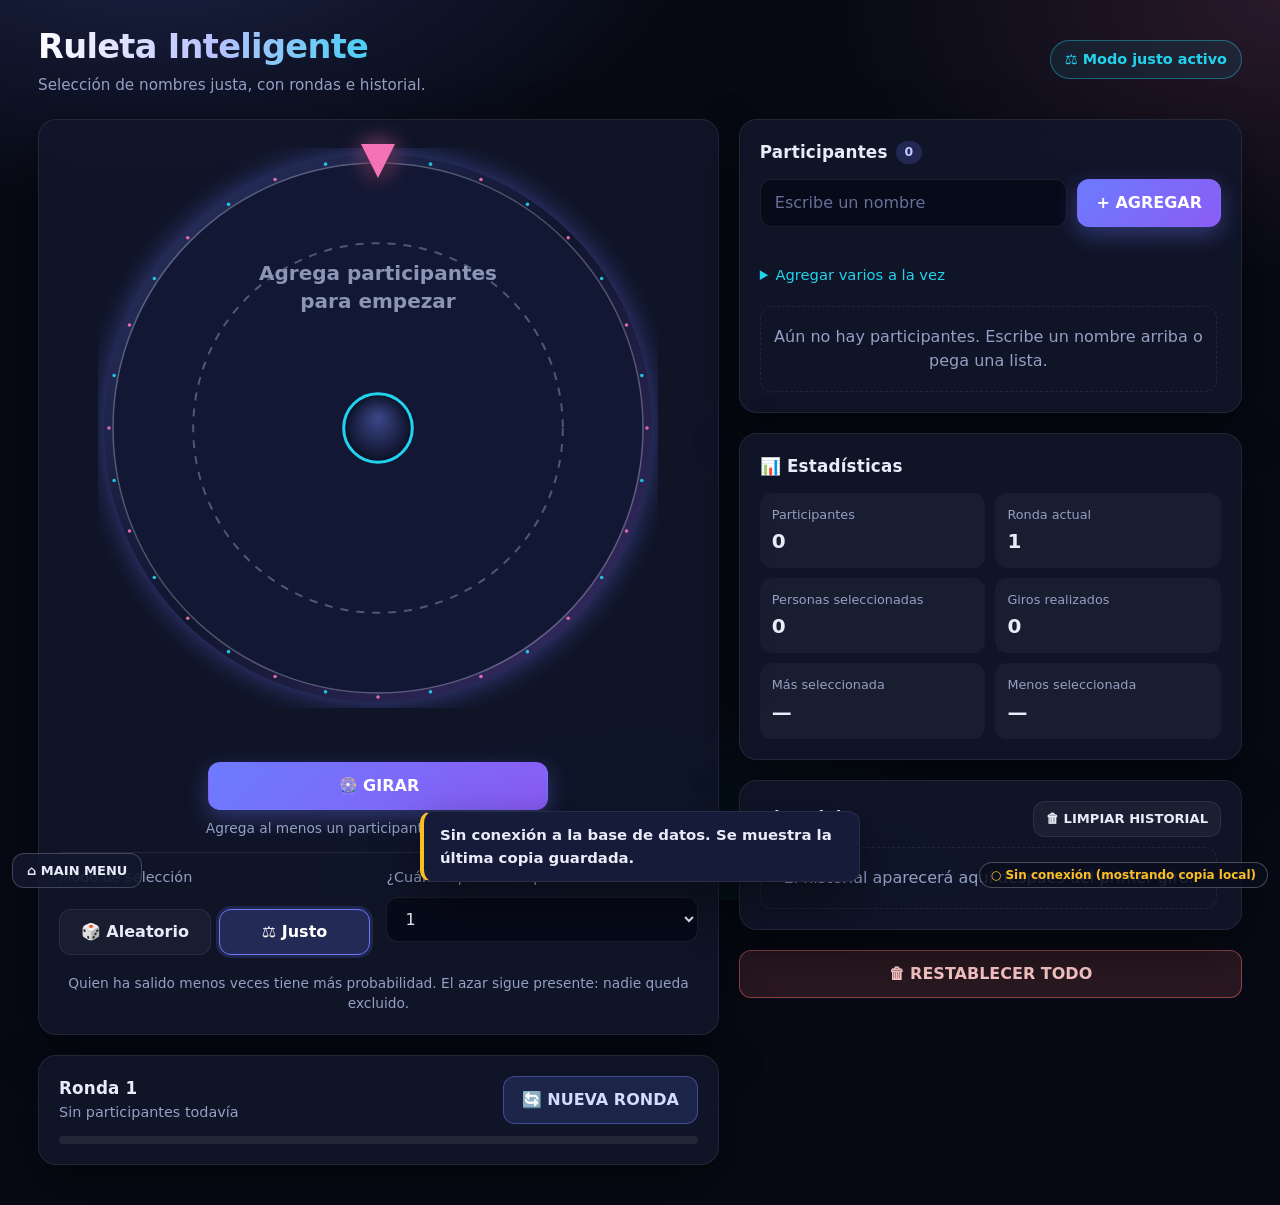
<file: games/name-roulette/index.html>
<!DOCTYPE html>
<html lang="es">
<head>
  <meta charset="UTF-8">
  <meta name="viewport" content="width=device-width, initial-scale=1">
  <meta name="color-scheme" content="dark">
  <title>Ruleta Inteligente de Nombres</title>
  <link rel="icon" href="data:image/svg+xml,%3Csvg xmlns='http://www.w3.org/2000/svg' viewBox='0 0 100 100'%3E%3Ctext y='.9em' font-size='90'%3E🎡%3C/text%3E%3C/svg%3E">
  <link rel="stylesheet" href="css/styles.css">
</head>
<body>
  <a class="arena-back" href="../../index.html?back=name-roulette">⌂ MAIN MENU</a>
  <div class="app">
    <header class="topbar">
      <div class="brand">
        <h1>Ruleta Inteligente</h1>
        <p>Selección de nombres justa, con rondas e historial.</p>
      </div>
      <div class="mode-badge" id="modeBadge" role="status" aria-live="polite"></div>
    </header>

    <main class="layout">
      <!-- ============ ESCENARIO ============ -->
      <section class="stage" aria-label="Ruleta">
        <div class="panel wheel-panel">
          <div class="wheel-wrap" id="wheelWrap">
            <div class="pointer" aria-hidden="true"></div>
            <canvas id="wheel" role="img" aria-label="Ruleta con los nombres de los participantes"></canvas>
          </div>

          <div class="live-result" id="liveResult" role="status" aria-live="polite"></div>

          <div class="spin-controls">
            <button type="button" class="btn btn-primary btn-spin" id="spinBtn">🎡 GIRAR</button>
            <p class="hint" id="spinHint"></p>
          </div>

          <div class="options">
            <fieldset class="mode-select" data-lock>
              <legend>Modo de selección</legend>
              <label class="choice">
                <input type="radio" name="mode" value="random" data-lock>
                <span>🎲 Aleatorio</span>
              </label>
              <label class="choice">
                <input type="radio" name="mode" value="fair" data-lock>
                <span>⚖️ Justo</span>
              </label>
            </fieldset>

            <div class="count-select">
              <label for="pickCount">¿Cuántas personas quieres seleccionar?</label>
              <select id="pickCount" data-lock>
                <option value="1">1</option>
                <option value="2">2</option>
                <option value="3">3</option>
                <option value="4">4</option>
                <option value="5">5</option>
              </select>
              <p class="hint warn" id="countHint"></p>
            </div>
          </div>
          <p class="hint" id="modeHint"></p>
        </div>

        <div class="panel round-panel">
          <div class="round-head">
            <div>
              <h2>Ronda <span id="roundNumber">1</span></h2>
              <p id="roundProgressText" class="muted"></p>
            </div>
            <button type="button" class="btn btn-secondary" id="newRoundBtn" data-lock>🔄 NUEVA RONDA</button>
          </div>
          <div class="progress" aria-hidden="true"><div class="progress-fill" id="roundBar"></div></div>
          <p class="banner" id="roundBanner" hidden>🎉 ¡Todos participaron! Inicia una nueva ronda para continuar.</p>
        </div>
      </section>

      <!-- ============ LATERAL ============ -->
      <aside class="side" aria-label="Panel de control">
        <section class="panel">
          <h2>Participantes <span class="count-pill" id="participantCount">0</span></h2>

          <form class="add-form" id="addForm" novalidate>
            <label for="nameInput" class="sr-only">Nombre del participante</label>
            <input type="text" id="nameInput" placeholder="Escribe un nombre" maxlength="60" autocomplete="off" data-lock>
            <button type="submit" class="btn btn-primary" data-lock>+ AGREGAR</button>
          </form>
          <p class="field-error" id="addError" role="alert"></p>

          <details class="bulk">
            <summary>Agregar varios a la vez</summary>
            <form id="bulkForm" novalidate>
              <label for="bulkInput" class="sr-only">Lista de nombres, uno por línea</label>
              <textarea id="bulkInput" rows="5" placeholder="Un nombre por línea&#10;Juan&#10;María&#10;Pedro" data-lock></textarea>
              <button type="submit" class="btn btn-secondary" data-lock>+ AGREGAR LISTA</button>
            </form>
          </details>

          <ul class="participant-list" id="participantList"></ul>
        </section>

        <section class="panel">
          <h2>📊 Estadísticas</h2>
          <dl class="stats" id="stats">
            <div><dt>Participantes</dt><dd id="statParticipants">0</dd></div>
            <div><dt>Ronda actual</dt><dd id="statRound">1</dd></div>
            <div><dt>Personas seleccionadas</dt><dd id="statSelected">0</dd></div>
            <div><dt>Giros realizados</dt><dd id="statSpins">0</dd></div>
            <div><dt>Más seleccionada</dt><dd id="statMost">—</dd></div>
            <div><dt>Menos seleccionada</dt><dd id="statLeast">—</dd></div>
          </dl>
        </section>

        <section class="panel">
          <div class="panel-head">
            <h2>Historial</h2>
            <button type="button" class="btn btn-ghost btn-sm" id="clearHistoryBtn" data-lock>🗑 LIMPIAR HISTORIAL</button>
          </div>
          <ol class="history-list" id="historyList"></ol>
        </section>

        <button type="button" class="btn btn-danger btn-block" id="resetAllBtn" data-lock>🗑 RESTABLECER TODO</button>
      </aside>
    </main>
  </div>

  <div class="toasts" id="toasts" aria-live="polite"></div>

  <!-- Confirmación -->
  <dialog id="confirmDialog" aria-labelledby="confirmTitle">
    <form method="dialog" class="dialog-body">
      <h3 id="confirmTitle"></h3>
      <p id="confirmMessage"></p>
      <div class="dialog-actions">
        <button type="button" class="btn btn-ghost" id="confirmCancel">Cancelar</button>
        <button type="submit" class="btn btn-danger" id="confirmOk" value="ok"></button>
      </div>
    </form>
  </dialog>

  <!-- Edición -->
  <dialog id="editDialog" aria-labelledby="editTitle">
    <form method="dialog" class="dialog-body" id="editForm" novalidate>
      <h3 id="editTitle">Editar participante</h3>
      <label for="editInput" class="sr-only">Nuevo nombre</label>
      <input type="text" id="editInput" maxlength="60" autocomplete="off">
      <p class="field-error" id="editError" role="alert"></p>
      <div class="dialog-actions">
        <button type="button" class="btn btn-ghost" id="editCancel">Cancelar</button>
        <button type="submit" class="btn btn-primary" value="ok">Guardar cambios</button>
      </div>
    </form>
  </dialog>

  <!-- Resultado -->
  <dialog id="resultDialog" class="result-dialog" aria-labelledby="resultTitle">
    <canvas id="confetti" aria-hidden="true"></canvas>
    <form method="dialog" class="dialog-body result-body">
      <p class="result-kicker" id="resultTitle">🎉 ¡SELECCIONADO!</p>
      <ul class="winner-list" id="winnerList"></ul>
      <button type="submit" class="btn btn-primary" id="resultContinue">CONTINUAR</button>
    </form>
  </dialog>

  <noscript><p class="noscript">Esta aplicación necesita JavaScript para funcionar.</p></noscript>

  <script src="../../shared/participants-db.js"></script>
  <script src="js/utils.js"></script>
  <script src="js/storage.js"></script>
  <script src="js/participants.js"></script>
  <script src="js/roulette.js"></script>
  <script src="js/app.js"></script>
</body>
</html>
</file>
<file: menu/menu.css>
:root{--bg:#0a1230;--blue:#2d7bff;--y:#ffd23f;--g:#2ecc71;--r:#ff4d4d}
*{box-sizing:border-box}html,body{height:100%;margin:0;overflow:hidden;background:radial-gradient(ellipse at 50% 30%,#16285f,var(--bg) 70%);color:#fff;font:700 16px system-ui,"Segoe UI",Arial,sans-serif}
#bg{position:fixed;inset:0;z-index:0;pointer-events:none}
#bg span{position:absolute;bottom:-10vh;color:#9fc2ff;opacity:0;font-weight:900;animation:rise linear infinite;will-change:transform,opacity}
@keyframes rise{10%{opacity:.28}90%{opacity:.28}to{transform:translateY(-115vh) rotate(var(--rot));opacity:0}}
#stage{position:relative;z-index:1;height:100%;display:flex;flex-direction:column;align-items:center;justify-content:space-between;padding:3vh 3vw 2.5vh;transition:opacity .5s,transform .5s,filter .5s}
header{text-align:center;perspective:700px}
h1{margin:0;font-size:clamp(30px,6.2vw,84px);letter-spacing:.04em;color:var(--y);text-shadow:0 2px 0 #c98f00,0 5px 0 #8a5f00,0 14px 24px #000a;display:flex;flex-wrap:wrap;justify-content:center}
h1 i{font-style:normal;display:inline-block;opacity:0;animation:drop .6s cubic-bezier(.2,1.4,.4,1) forwards}
h1 i.sp{width:.3em}
@keyframes drop{from{opacity:0;transform:translateY(-30px) scale(1.3) rotateX(50deg)}to{opacity:1;transform:none}}
.tag{margin:1vh 0 0;font-size:clamp(14px,1.9vw,24px);color:#bcd3ff;opacity:0;animation:fade .8s .9s forwards}
@keyframes fade{to{opacity:1}}
#cards{display:flex;gap:2vw;justify-content:center;align-items:stretch;width:100%;perspective:1100px;flex:1;min-height:0;margin:2vh 0}
.card{--c:#fff;--rx:0deg;--ry:0deg;position:relative;flex:1 1 0;min-width:0;max-width:440px;max-height:100%;border-radius:26px;padding:2.2vh 1.8vw;display:flex;flex-direction:column;align-items:center;text-align:center;gap:1vh;
 background:linear-gradient(160deg,#1b2f70e6,#0e1a45f2);border:3px solid var(--c);box-shadow:0 14px 36px #0009,inset 0 0 40px #ffffff10;
 transform:rotateX(var(--rx)) rotateY(var(--ry));transform-style:preserve-3d;transition:transform .25s,box-shadow .25s;opacity:0;animation:slide .7s cubic-bezier(.2,1,.3,1) forwards}
.card:nth-child(1){animation-delay:.5s}.card:nth-child(2){animation-delay:.7s}.card:nth-child(3){animation-delay:.9s}.card:nth-child(4){animation-delay:1.1s}.card:nth-child(5){animation-delay:1.3s}
@keyframes slide{from{opacity:0;transform:translateY(60px) scale(.9)}to{opacity:1}}
.card:hover,.card.on{transform:translateY(-10px) scale(1.04) rotateX(var(--rx)) rotateY(var(--ry));box-shadow:0 26px 50px #000b,0 0 40px var(--c)}
.card h2{margin:0;font-size:clamp(14px,1.55vw,26px);color:var(--c);text-shadow:0 3px 8px #000}
.card p{margin:0;font-size:clamp(13px,1.3vw,18px);color:#d4e2ff;font-weight:600}
.art{flex:1;min-height:0;width:100%;position:relative;display:flex;align-items:center;justify-content:center;transform:translateZ(40px)}
.play{font:900 clamp(16px,1.8vw,24px) system-ui;padding:1.3vh 2.6vw;border:0;border-radius:16px;background:var(--y);color:#111;cursor:pointer;box-shadow:0 6px 0 #b58900,0 10px 18px #0008;transition:transform .15s,box-shadow .15s}
.card:hover .play,.card.on .play,.play:hover{transform:translateY(-3px) scale(1.07);box-shadow:0 9px 0 #b58900,0 0 26px var(--y)}
.play:active{transform:translateY(4px);box-shadow:0 2px 0 #b58900}
/* art: bomb */
.lanes{position:absolute;inset:auto 0 0;height:60%;display:flex;gap:6px;justify-content:center;transform:perspective(260px) rotateX(55deg);transform-origin:bottom}
.lanes b{flex:1;max-width:70px;border-radius:6px;background:var(--lc)}
.bomb{position:relative;width:clamp(60px,9vh,100px);aspect-ratio:1;border-radius:50%;background:radial-gradient(circle at 35% 30%,#667,#111 60%);box-shadow:0 10px 18px #0008;animation:float 2.6s ease-in-out infinite;margin-bottom:6vh}
.bomb:before{content:"";position:absolute;top:-14%;left:46%;width:8%;height:22%;background:#8a6a3a}
.bomb:after{content:"";position:absolute;top:-24%;left:42%;width:16%;aspect-ratio:1;border-radius:50%;background:#ffa000;box-shadow:0 0 14px #ffa000;animation:spark .5s infinite alternate}
.q{position:absolute;top:0;padding:4px 10px;border-radius:10px;background:#fffe;color:#111;font-size:clamp(10px,1.1vw,14px)}
@keyframes float{50%{transform:translateY(-12px) rotate(4deg)}}@keyframes spark{to{transform:scale(1.5)}}
/* art: mystery box */
.mb{position:relative;width:clamp(90px,15vh,150px);aspect-ratio:1;animation:float 2.8s ease-in-out infinite;margin-top:2vh}
.mb-body{position:absolute;left:8%;right:8%;bottom:0;height:58%;border-radius:8px;background:linear-gradient(90deg,#8a3dff,#b26bff 50%,#8a3dff);box-shadow:0 12px 20px #0009,inset 0 -10px 0 #0003;display:flex;align-items:center;justify-content:center}
.mb-body b{font-size:clamp(26px,5vh,52px);color:var(--y);text-shadow:0 0 14px #ffd23f}
.mb-lid{position:absolute;left:2%;right:2%;bottom:56%;height:22%;border-radius:8px;background:#c79bff;border-bottom:4px solid var(--y);transform-origin:left bottom;animation:lid 2.8s ease-in-out infinite;z-index:2}
.mb-lid:after{content:"";position:absolute;left:45%;top:0;bottom:0;width:10%;background:var(--y)}
.mb-glow{position:absolute;left:20%;right:20%;bottom:70%;height:70%;background:linear-gradient(transparent,#ffd23fcc);filter:blur(8px);opacity:.5;animation:glo 2.8s ease-in-out infinite}
.mb s{position:absolute;width:8px;height:8px;border-radius:50%;background:var(--y);box-shadow:0 0 10px var(--y);animation:spark 1s infinite alternate}
.mb .sp1{left:-6%;top:20%}.mb .sp2{right:-4%;top:8%;animation-delay:.3s}.mb .sp3{left:40%;top:-8%;animation-delay:.6s}
@keyframes lid{40%,60%{transform:rotate(-14deg) translateY(-4px)}}@keyframes glo{40%,60%{opacity:1}}
/* art: dart board */
.dt{position:relative;width:clamp(100px,17vh,170px);aspect-ratio:1}
.dt-board{position:absolute;inset:0;border-radius:50%;border:5px solid #fff;background:radial-gradient(circle,#ff4d6d 0 12%,#fff 12% 26%,#ff4d6d 26% 40%,#fff 40% 54%,var(--c) 54% 70%,#1b1464 70%);animation:spin 16s linear infinite;box-shadow:0 10px 20px #0008}
.dt-dart{position:absolute;left:50%;top:50%;width:6px;height:46%;margin:-2px 0 0 -3px;background:#ddd;border-radius:3px;transform-origin:50% 0;transform:rotate(-135deg);animation:stab 2.4s ease-in infinite}
.dt-dart i{position:absolute;left:-7px;bottom:-4px;width:20px;height:26px;background:#e0264a;clip-path:polygon(50% 0,100% 100%,0 100%)}
.dt-dart u{position:absolute;left:-1px;top:0;width:8px;height:8px;border-radius:50%;background:#ffd23f}
@keyframes stab{0%,30%{transform:rotate(-135deg) translateY(-60px);opacity:0}50%{opacity:1}60%,90%{transform:rotate(-135deg) translateY(0);opacity:1}100%{opacity:0}}
/* art: uno */
.ucards{position:relative;width:100%;height:clamp(90px,17vh,170px);display:flex;align-items:center;justify-content:center;animation:float 3s ease-in-out infinite}
.ucards b{position:absolute;width:clamp(48px,8.6vh,86px);aspect-ratio:2/3;border-radius:10px;border:3px solid #fff;display:flex;align-items:center;justify-content:center;font-size:clamp(18px,3.4vh,34px);font-weight:900;color:#fff;box-shadow:0 8px 14px #0008;transform:translateX(var(--x)) rotate(var(--r));transform-origin:50% 120%}
/* art: wheel */
.wheel{width:clamp(90px,17vh,170px);aspect-ratio:1;border-radius:50%;border:5px solid #fff;background:conic-gradient(var(--r) 0 20%,var(--y) 0 40%,var(--g) 0 60%,var(--blue) 0 80%,#c06bff 0);animation:spin 14s linear infinite;box-shadow:0 10px 20px #0008}
.ptr{position:absolute;top:6%;left:50%;margin-left:-9px;border:9px solid transparent;border-top:18px solid #fff}
@keyframes spin{to{transform:rotate(360deg)}}
.big{font-size:clamp(50px,9vh,90px);animation:float 3s ease-in-out infinite}
footer{display:flex;gap:10px}
.chip{font:800 14px system-ui;color:#fff;background:#ffffff1a;border:2px solid #ffffff55;border-radius:99px;padding:8px 18px;cursor:pointer}.chip:hover{background:#ffffff33}
.gear{position:fixed;top:2vh;right:2vw;z-index:3;width:46px;height:46px;border-radius:50%;border:2px solid #ffffff55;background:#ffffff1a;color:#fff;font-size:24px;cursor:pointer;transition:transform .4s}.gear:hover{transform:rotate(90deg)}
.modal{position:fixed;inset:0;z-index:8;display:flex;align-items:center;justify-content:center;background:#050a1ccc}.modal[hidden]{display:none}
.box{width:min(480px,92vw);background:#16275f;border:3px solid var(--y);border-radius:22px;padding:22px 26px;text-align:center;animation:slide .35s both}
.box h2{margin:0 0 10px;color:var(--y)}.box p,.box .row{font-weight:600;line-height:1.45;color:#dbe7ff}.row{display:flex;justify-content:space-between;align-items:center;gap:14px;margin:12px 0}.note{font-size:13px}
.box .play{margin-top:12px;font-size:18px}
#veil{position:fixed;inset:0;z-index:20;display:none;align-items:center;justify-content:center;background:#050a1c;opacity:0;transition:opacity .35s}
#veil.go{display:flex;opacity:1}#veilName{font-size:clamp(28px,5vw,64px);color:var(--y);text-shadow:0 6px 20px #000;animation:zoom .8s ease-in forwards}
@keyframes zoom{from{transform:scale(.8);opacity:0}30%{opacity:1}to{transform:scale(1.25)}}
body.leaving #stage{opacity:0;filter:blur(4px);transform:scale(1.08)}
@media(max-width:760px){html,body{overflow:auto}#cards{flex-direction:column;align-items:center}.card{width:92vw;flex:none;max-width:none}#stage{height:auto;min-height:100%}}
@media(prefers-reduced-motion:reduce){*{animation-duration:.01s!important;animation-iteration-count:1!important}}
</file>
<file: games/name-roulette/css/styles.css>
/* styles.css — tema oscuro futurista, responsive, sin dependencias. */
:root {
  --bg: #070a14;
  --panel: rgba(18, 24, 46, 0.78);
  --panel-border: rgba(255, 255, 255, 0.08);
  --text: #e8ecf8;
  --muted: #94a0c4;
  --accent: #6c7bff;
  --accent-2: #22d3ee;
  --pink: #f472b6;
  --ok: #34d399;
  --warn: #fbbf24;
  --danger: #f87171;
  --radius: 18px;
  --radius-sm: 12px;
  --shadow: 0 18px 50px rgba(0, 0, 0, 0.45);
  --font: "Segoe UI", system-ui, -apple-system, Roboto, "Helvetica Neue", Arial, sans-serif;
}

*, *::before, *::after { box-sizing: border-box; }

html { -webkit-text-size-adjust: 100%; }

body {
  margin: 0;
  min-height: 100vh;
  font-family: var(--font);
  color: var(--text);
  line-height: 1.5;
  background:
    radial-gradient(900px 500px at 12% -10%, rgba(108, 123, 255, 0.22), transparent 60%),
    radial-gradient(800px 500px at 100% 0%, rgba(244, 114, 182, 0.14), transparent 55%),
    radial-gradient(700px 500px at 50% 110%, rgba(34, 211, 238, 0.12), transparent 60%),
    var(--bg);
  background-attachment: fixed;
  overflow-x: hidden;
}

h1, h2, h3, p { margin: 0; }
h2 { font-size: 1.05rem; font-weight: 650; letter-spacing: 0.01em; }

.sr-only {
  position: absolute; width: 1px; height: 1px; padding: 0; margin: -1px;
  overflow: hidden; clip: rect(0, 0, 0, 0); white-space: nowrap; border: 0;
}

.muted { color: var(--muted); font-size: 0.9rem; }

/* ---------- Estructura ---------- */
.app { width: 100%; max-width: 1240px; margin: 0 auto; padding: 22px 18px 40px; }

.topbar {
  display: flex; align-items: center; justify-content: space-between;
  gap: 14px; flex-wrap: wrap; margin-bottom: 22px;
}
.brand h1 {
  font-size: clamp(1.5rem, 3.4vw, 2.1rem);
  font-weight: 750;
  letter-spacing: -0.02em;
  background: linear-gradient(90deg, #fff 0%, #b9c2ff 45%, var(--accent-2) 100%);
  -webkit-background-clip: text; background-clip: text; color: transparent;
}
.brand p { color: var(--muted); font-size: 0.95rem; margin-top: 2px; }

.mode-badge {
  padding: 8px 14px; border-radius: 999px; font-size: 0.9rem; font-weight: 600;
  border: 1px solid var(--panel-border); background: rgba(255, 255, 255, 0.05);
}
.mode-badge.fair { color: var(--accent-2); border-color: rgba(34, 211, 238, 0.4); background: rgba(34, 211, 238, 0.08); }
.mode-badge.random { color: var(--pink); border-color: rgba(244, 114, 182, 0.4); background: rgba(244, 114, 182, 0.08); }

.layout {
  display: grid;
  grid-template-columns: minmax(0, 1.15fr) minmax(0, 0.85fr);
  gap: 20px;
  align-items: start;
}
.stage, .side { display: grid; gap: 20px; min-width: 0; }

.panel {
  background: var(--panel);
  border: 1px solid var(--panel-border);
  border-radius: var(--radius);
  box-shadow: var(--shadow);
  padding: 20px;
  backdrop-filter: blur(10px);
  min-width: 0;
}
.panel-head { display: flex; align-items: center; justify-content: space-between; gap: 10px; flex-wrap: wrap; margin-bottom: 10px; }
.panel > h2 { margin-bottom: 14px; display: flex; align-items: center; gap: 8px; }

.count-pill {
  font-size: 0.78rem; padding: 2px 9px; border-radius: 999px;
  background: rgba(108, 123, 255, 0.2); color: #c3caff;
}

/* ---------- Ruleta ---------- */
.wheel-panel { display: flex; flex-direction: column; align-items: center; gap: 14px; }

.wheel-wrap {
  position: relative; width: min(100%, 560px); aspect-ratio: 1 / 1; margin-top: 8px;
}
.wheel-wrap canvas { display: block; width: 100%; height: 100%; }

.pointer {
  position: absolute; top: -4px; left: 50%; transform: translateX(-50%);
  width: 0; height: 0; z-index: 2;
  border-left: 17px solid transparent; border-right: 17px solid transparent;
  border-top: 34px solid var(--pink);
  filter: drop-shadow(0 4px 8px rgba(0, 0, 0, 0.6)) drop-shadow(0 0 10px rgba(244, 114, 182, 0.7));
}

.live-result {
  min-height: 1.6em; text-align: center; font-weight: 600; color: var(--accent-2);
}
.live-result.pop { animation: pop 0.45s ease; }

.spin-controls { display: grid; gap: 8px; justify-items: center; width: 100%; }
.btn-spin { width: min(100%, 340px); font-size: 1.15rem; padding: 16px 24px; }

.options {
  width: 100%; display: grid; grid-template-columns: repeat(2, minmax(0, 1fr)); gap: 16px;
  padding-top: 14px; border-top: 1px solid var(--panel-border);
}
.mode-select { border: 0; padding: 0; margin: 0; display: flex; flex-wrap: wrap; gap: 8px; min-width: 0; }
.mode-select legend, .count-select label { font-size: 0.9rem; color: var(--muted); margin-bottom: 8px; padding: 0; display: block; }
.mode-select legend { float: left; width: 100%; }

.choice { flex: 1 1 120px; position: relative; }
.choice input { position: absolute; opacity: 0; inset: 0; cursor: pointer; }
.choice span {
  display: block; text-align: center; padding: 10px 12px; border-radius: var(--radius-sm);
  border: 1px solid var(--panel-border); background: rgba(255, 255, 255, 0.04);
  font-weight: 600; transition: all 0.2s;
}
.choice:hover span { background: rgba(255, 255, 255, 0.08); }
.choice input:checked + span {
  border-color: var(--accent); background: rgba(108, 123, 255, 0.22); color: #fff;
  box-shadow: 0 0 0 3px rgba(108, 123, 255, 0.18);
}
.choice input:focus-visible + span { outline: 2px solid var(--accent-2); outline-offset: 2px; }
.choice input:disabled { cursor: not-allowed; }
.choice input:disabled + span { opacity: 0.5; }

.hint { font-size: 0.86rem; color: var(--muted); text-align: center; min-height: 1.2em; }
.hint.warn { color: var(--warn); text-align: left; }
#modeHint { width: 100%; }

/* ---------- Rondas ---------- */
.round-head { display: flex; align-items: center; justify-content: space-between; gap: 12px; flex-wrap: wrap; margin-bottom: 12px; }
.progress { height: 8px; border-radius: 999px; background: rgba(255, 255, 255, 0.08); overflow: hidden; }
.progress-fill {
  height: 100%; width: 0; border-radius: inherit;
  background: linear-gradient(90deg, var(--accent), var(--accent-2));
  transition: width 0.5s ease;
}
.banner {
  margin-top: 12px; padding: 10px 14px; border-radius: var(--radius-sm);
  background: rgba(52, 211, 153, 0.12); border: 1px solid rgba(52, 211, 153, 0.4); color: #a7f3d0; font-weight: 600;
}
.banner[hidden] { display: none; }
#newRoundBtn.pulse { animation: glow 1.8s ease-in-out infinite; }

/* ---------- Botones ---------- */
.btn {
  appearance: none; border: 1px solid transparent; cursor: pointer; font: inherit; font-weight: 650;
  padding: 11px 18px; border-radius: var(--radius-sm); color: #fff; min-height: 44px;
  transition: transform 0.15s, box-shadow 0.2s, background 0.2s, opacity 0.2s;
}
.btn:hover:not(:disabled) { transform: translateY(-1px); }
.btn:active:not(:disabled) { transform: translateY(0) scale(0.98); }
.btn:focus-visible, select:focus-visible, summary:focus-visible, .icon-btn:focus-visible {
  outline: 2px solid var(--accent-2); outline-offset: 2px;
}
.btn:disabled { opacity: 0.45; cursor: not-allowed; }
.btn-primary { background: linear-gradient(135deg, var(--accent), #8b5cf6); box-shadow: 0 8px 22px rgba(108, 123, 255, 0.35); }
.btn-primary:hover:not(:disabled) { box-shadow: 0 10px 28px rgba(108, 123, 255, 0.55); }
.btn-secondary { background: rgba(108, 123, 255, 0.16); border-color: rgba(108, 123, 255, 0.45); color: #d5daff; }
.btn-secondary:hover:not(:disabled) { background: rgba(108, 123, 255, 0.28); }
.btn-ghost { background: rgba(255, 255, 255, 0.05); border-color: var(--panel-border); color: var(--text); }
.btn-ghost:hover:not(:disabled) { background: rgba(255, 255, 255, 0.1); }
.btn-danger { background: rgba(248, 113, 113, 0.14); border-color: rgba(248, 113, 113, 0.5); color: #fecaca; }
.btn-danger:hover:not(:disabled) { background: rgba(248, 113, 113, 0.26); }
.btn-sm { padding: 6px 12px; min-height: 36px; font-size: 0.82rem; }
.btn-block { width: 100%; }

.is-busy .btn-spin { animation: glow 1.2s ease-in-out infinite; }

/* ---------- Formularios ---------- */
input[type="text"], textarea, select {
  width: 100%; font: inherit; color: var(--text); background: rgba(5, 8, 20, 0.7);
  border: 1px solid var(--panel-border); border-radius: var(--radius-sm); padding: 11px 14px; min-height: 44px;
  transition: border-color 0.2s, box-shadow 0.2s;
}
textarea { resize: vertical; min-height: 110px; }
select option { background: #11162e; }
input:focus, textarea:focus, select:focus { outline: none; border-color: var(--accent); box-shadow: 0 0 0 3px rgba(108, 123, 255, 0.25); }
input::placeholder, textarea::placeholder { color: #66719a; }
input[aria-invalid="true"] { border-color: var(--danger); box-shadow: 0 0 0 3px rgba(248, 113, 113, 0.2); }
input:disabled, textarea:disabled, select:disabled { opacity: 0.55; cursor: not-allowed; }

.add-form { display: flex; gap: 10px; flex-wrap: wrap; }
.add-form input { flex: 1 1 160px; min-width: 0; }
.field-error { color: var(--danger); font-size: 0.88rem; min-height: 1.3em; margin-top: 6px; }

.bulk { margin: 6px 0 14px; }
.bulk summary { cursor: pointer; color: var(--accent-2); font-size: 0.92rem; padding: 6px 0; }
.bulk form { display: grid; gap: 10px; margin-top: 8px; }

/* ---------- Participantes ---------- */
.participant-list, .history-list { list-style: none; margin: 0; padding: 0; display: grid; gap: 8px; }
.participant-list { max-height: 360px; overflow-y: auto; padding-right: 4px; }
.history-list { max-height: 300px; overflow-y: auto; padding-right: 4px; }

.participant {
  display: flex; align-items: center; gap: 10px; padding: 9px 10px 9px 12px; min-width: 0;
  border-radius: var(--radius-sm); background: rgba(255, 255, 255, 0.04); border: 1px solid transparent;
  transition: background 0.2s;
}
.participant:hover { background: rgba(255, 255, 255, 0.08); }
.participant.done { opacity: 0.7; }
.swatch { flex: none; width: 12px; height: 12px; border-radius: 50%; box-shadow: 0 0 10px currentColor; }
.participant-name { flex: 1; min-width: 0; overflow: hidden; text-overflow: ellipsis; white-space: nowrap; font-weight: 600; }
.badge { flex: none; font-size: 0.74rem; padding: 2px 8px; border-radius: 999px; background: rgba(255, 255, 255, 0.08); color: var(--muted); }
.badge.ok { background: rgba(52, 211, 153, 0.15); color: #a7f3d0; }

.icon-btn {
  flex: none; width: 36px; height: 36px; display: grid; place-items: center; cursor: pointer;
  border-radius: 10px; border: 1px solid var(--panel-border); background: rgba(255, 255, 255, 0.05);
  color: var(--text); font-size: 0.95rem; transition: background 0.2s, border-color 0.2s;
}
.icon-btn:hover:not(:disabled) { background: rgba(108, 123, 255, 0.25); border-color: rgba(108, 123, 255, 0.5); }
.icon-btn.danger:hover:not(:disabled) { background: rgba(248, 113, 113, 0.25); border-color: rgba(248, 113, 113, 0.5); }
.icon-btn:disabled { opacity: 0.4; cursor: not-allowed; }

.empty { text-align: center; color: var(--muted); padding: 18px 10px; border: 1px dashed var(--panel-border); border-radius: var(--radius-sm); }

/* ---------- Estadísticas ---------- */
.stats { margin: 0; display: grid; grid-template-columns: repeat(2, minmax(0, 1fr)); gap: 10px; }
.stats > div { padding: 12px; border-radius: var(--radius-sm); background: rgba(255, 255, 255, 0.04); min-width: 0; }
.stats dt { font-size: 0.8rem; color: var(--muted); }
.stats dd { margin: 2px 0 0; font-size: 1.25rem; font-weight: 700; overflow: hidden; text-overflow: ellipsis; white-space: nowrap; }

/* ---------- Historial ---------- */
.history-item { display: flex; align-items: center; gap: 12px; padding: 9px 12px; border-radius: var(--radius-sm); background: rgba(255, 255, 255, 0.04); min-width: 0; }
.history-num { flex: none; font-weight: 700; color: var(--accent-2); min-width: 2.6em; }
.history-name { flex: 1; min-width: 0; overflow: hidden; text-overflow: ellipsis; white-space: nowrap; font-weight: 600; }
.history-meta { flex: none; font-size: 0.78rem; color: var(--muted); text-align: right; }

/* ---------- Toasts ---------- */
.toasts {
  position: fixed; left: 50%; bottom: 18px; transform: translateX(-50%); z-index: 1000;
  display: grid; gap: 8px; width: min(92vw, 440px); pointer-events: none;
}
.toast {
  padding: 12px 16px; border-radius: var(--radius-sm); font-weight: 550; font-size: 0.93rem;
  background: #151b38; border: 1px solid var(--panel-border); box-shadow: var(--shadow);
  animation: toast-in 0.25s ease; border-left: 4px solid var(--accent);
}
.toast.success { border-left-color: var(--ok); }
.toast.error { border-left-color: var(--danger); }
.toast.warn { border-left-color: var(--warn); }

/* ---------- Diálogos ---------- */
dialog {
  border: 1px solid var(--panel-border); border-radius: var(--radius); padding: 0; color: var(--text);
  background: #101630; box-shadow: var(--shadow); width: min(92vw, 440px); max-width: 92vw;
}
dialog::backdrop { background: rgba(3, 5, 14, 0.7); backdrop-filter: blur(4px); }
dialog[open] { animation: dialog-in 0.22s ease; }
.dialog-body { padding: 24px; display: grid; gap: 14px; position: relative; }
.dialog-body h3 { font-size: 1.15rem; }
.dialog-body p { color: var(--muted); }
.dialog-actions { display: flex; gap: 10px; justify-content: flex-end; flex-wrap: wrap; }

.result-dialog { overflow: hidden; border-color: rgba(108, 123, 255, 0.5); box-shadow: 0 0 80px rgba(108, 123, 255, 0.35); }
.result-dialog canvas { position: absolute; inset: 0; width: 100%; height: 100%; pointer-events: none; }
.result-body { text-align: center; justify-items: center; padding: 34px 24px 28px; }
.result-kicker { color: var(--accent-2) !important; font-weight: 700; font-size: 1.05rem; }
.winner-list { list-style: none; margin: 0; padding: 0; display: grid; gap: 6px; width: 100%; }
.winner-list li {
  font-size: clamp(1.8rem, 7vw, 2.6rem); font-weight: 800; line-height: 1.15; overflow-wrap: anywhere;
  background: linear-gradient(90deg, #fff, #c3caff, var(--accent-2)); -webkit-background-clip: text; background-clip: text; color: transparent;
  animation: pop 0.5s ease backwards;
}
.winner-list.multi li { font-size: clamp(1.3rem, 5vw, 1.8rem); }

.noscript { padding: 20px; text-align: center; color: var(--warn); }

/* ---------- Animaciones ---------- */
@keyframes pop { 0% { transform: scale(0.6); opacity: 0; } 70% { transform: scale(1.08); } 100% { transform: scale(1); opacity: 1; } }
@keyframes glow { 0%, 100% { box-shadow: 0 8px 22px rgba(108, 123, 255, 0.35); } 50% { box-shadow: 0 8px 36px rgba(34, 211, 238, 0.65); } }
@keyframes toast-in { from { transform: translateY(12px); opacity: 0; } to { transform: translateY(0); opacity: 1; } }
@keyframes dialog-in { from { transform: scale(0.95); opacity: 0; } to { transform: scale(1); opacity: 1; } }

@media (prefers-reduced-motion: reduce) {
  *, *::before, *::after { animation-duration: 0.01ms !important; animation-iteration-count: 1 !important; transition-duration: 0.01ms !important; }
}

/* ---------- Responsive ---------- */
@media (max-width: 960px) {
  .layout { grid-template-columns: minmax(0, 1fr); }
}
@media (max-width: 560px) {
  .app { padding: 14px 12px 32px; }
  .panel { padding: 16px; }
  .options { grid-template-columns: minmax(0, 1fr); }
  .history-meta { display: none; }
  .add-form .btn, .round-head .btn { width: 100%; }
  .dialog-actions .btn { flex: 1; }
}

/* Arena launcher */
.arena-back{position:fixed;left:12px;bottom:12px;z-index:50;padding:9px 14px;border-radius:12px;background:rgba(18,24,46,.9);color:#e8ecf8;border:1px solid rgba(255,255,255,.2);font:700 13px system-ui,sans-serif;text-decoration:none}.arena-back:hover{background:#6c7bff}
</file>
